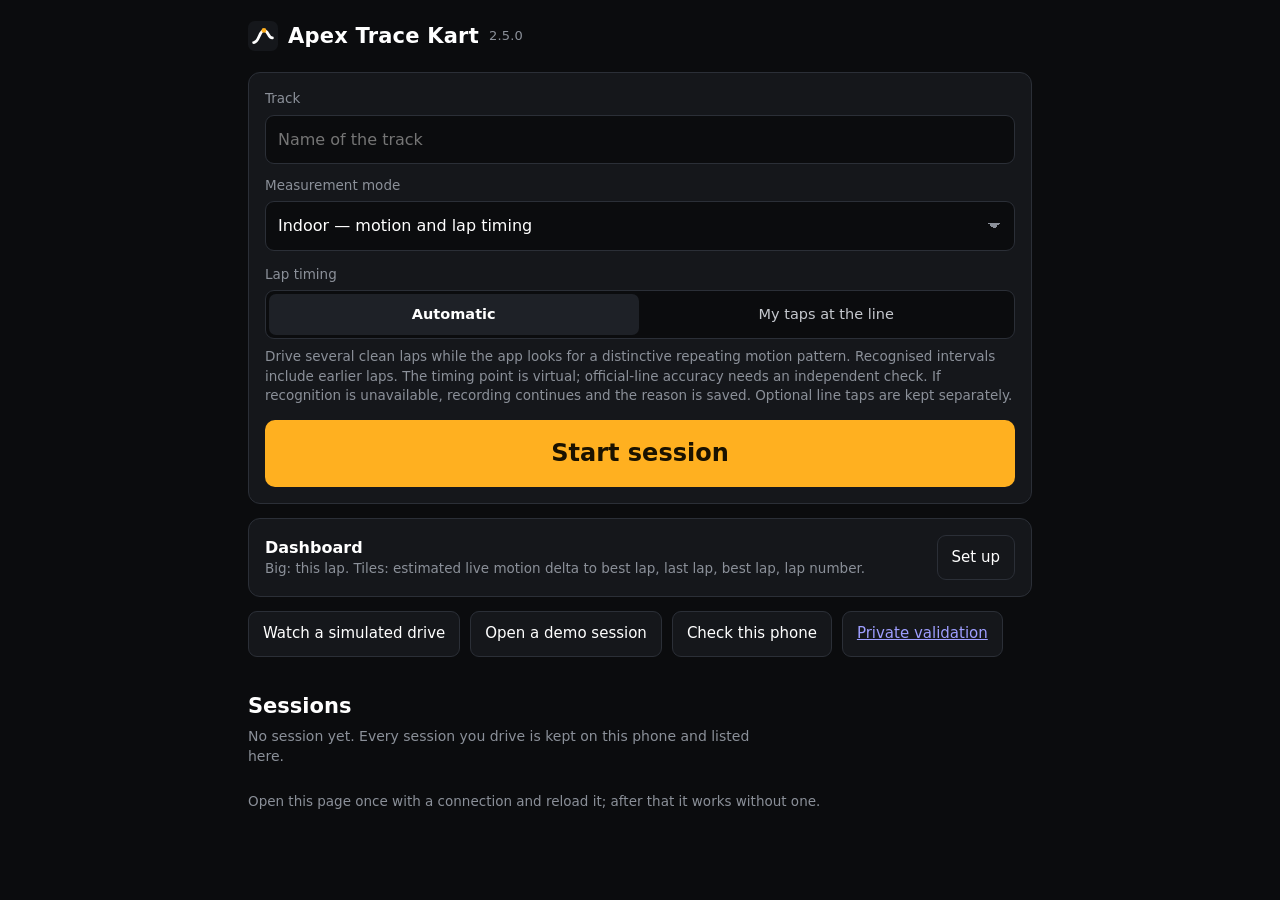
<file: index.html>
<!doctype html>
<html lang="en">
<head>
<meta charset="utf-8">
<meta name="viewport" content="width=device-width, initial-scale=1, viewport-fit=cover, user-scalable=no">
<meta name="theme-color" content="#000000">
<title>Apex Trace Kart</title>
<link rel="manifest" href="manifest.webmanifest">
<link rel="icon" href="icon-192.png">
<link rel="stylesheet" href="app.css">
</head>
<body>
<div id="app"></div>
<div id="toast" role="status" aria-live="polite" hidden></div>
<script src="core.js"></script><script src="indoor.js"></script>
<script src="export.js"></script>
<script src="sim.js"></script>
<script src="app.js"></script>
</body>
</html>
</file>
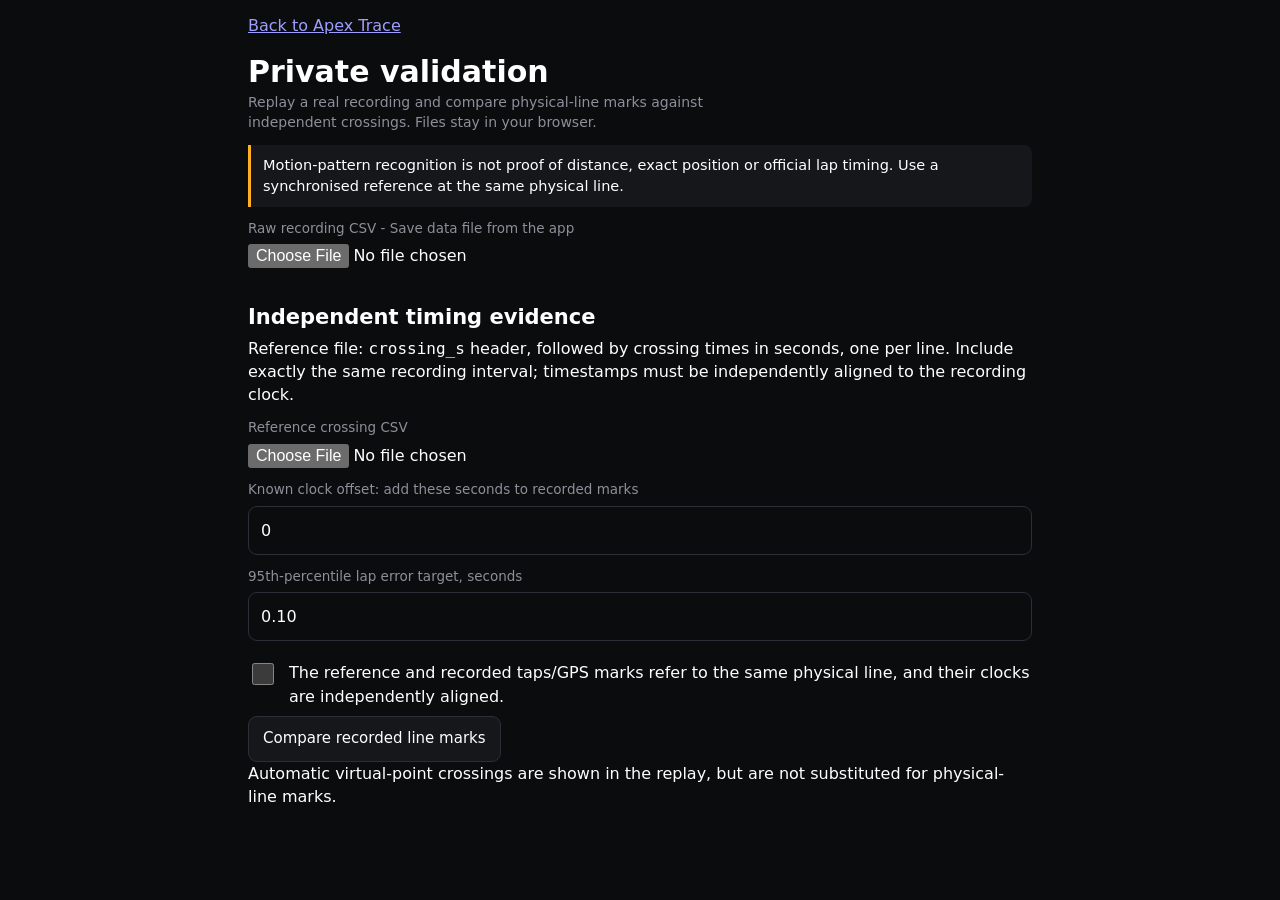
<file: validation.html>
<!doctype html><html lang="en"><head><meta charset="utf-8"><meta name="viewport" content="width=device-width,initial-scale=1"><title>Apex Trace - private validation</title><link rel="stylesheet" href="app.css"></head><body><main class="page"><a href="index.html">Back to Apex Trace</a><h1>Private validation</h1><p class="sub">Replay a real recording and compare physical-line marks against independent crossings. Files stay in your browser.</p><div class="note">Motion-pattern recognition is not proof of distance, exact position or official lap timing. Use a synchronised reference at the same physical line.</div><div class="field"><label for="recording">Raw recording CSV - Save data file from the app</label><input id="recording" type="file" accept=".csv,text/csv"></div><div id="replay" aria-live="polite"></div><h2>Independent timing evidence</h2><p>Reference file: <code>crossing_s</code> header, followed by crossing times in seconds, one per line. Include exactly the same recording interval; timestamps must be independently aligned to the recording clock.</p><div class="field"><label for="reference">Reference crossing CSV</label><input id="reference" type="file" accept=".csv,.txt,text/csv,text/plain"></div><div class="field"><label for="offset">Known clock offset: add these seconds to recorded marks</label><input id="offset" type="number" step="0.001" value="0"></div><div class="field"><label for="target">95th-percentile lap error target, seconds</label><input id="target" type="number" min="0.001" step="0.01" value="0.10"></div><label class="switch"><input id="same" type="checkbox"><span>The reference and recorded taps/GPS marks refer to the same physical line, and their clocks are independently aligned.</span></label><button id="compare" class="btn" type="button">Compare recorded line marks</button><p>Automatic virtual-point crossings are shown in the replay, but are not substituted for physical-line marks.</p><pre id="result" style="white-space:pre-wrap;overflow-wrap:anywhere" aria-live="polite"></pre><button id="save" class="btn" type="button" hidden>Download evidence report</button></main><script src="core.js"></script><script src="indoor.js"></script><script src="accuracy.js"></script><script src="validation-ui.js"></script></body></html>
</file>
<file: app.css>
/* Apex Trace Kart 2. A race dash: black glass, segment digits, a delta bar, and the colours every
   timing screen uses (green = quicker, red = slower, purple = best of the session). The pages around
   it (home, review) are the pit-wall side: the same black, quiet, with charts that read at a glance. */
:root {
  color-scheme: dark;
  --black: #000000;          /* the dash itself */
  --page: #0B0C0E;           /* pages */
  --panel: #15171B;          /* cards and chart surfaces */
  --panel-2: #1E2127;
  --line: #2B2F37;
  --ink: #FFFFFF;
  --ink-2: #C5C8CE;
  --ink-3: #8B9099;
  --amber: #FFB020;          /* the one accent: actions, the brand */
  --amber-ink: #1A1200;
  --faster: #19C45A;         /* timing colours */
  --slower: #F0463C;
  --best: #B78CFF;
  --series-a: #3987E5;       /* charts: reference lap */
  --series-b: #D95926;       /* charts: the lap being looked at */
  --font: "Roboto Condensed", "sans-serif-condensed", "Arial Narrow", Roboto, system-ui, sans-serif;
  --font-text: Roboto, system-ui, -apple-system, "Segoe UI", sans-serif;
}
* { box-sizing: border-box; }
html, body { height: 100%; margin: 0; }
body { background: var(--page); color: var(--ink); font-family: var(--font-text); font-size: 16px; line-height: 1.45;
  -webkit-tap-highlight-color: transparent; overscroll-behavior: none; }
[hidden] { display: none !important; }
button, select, input { font: inherit; color: inherit; }
.num { font-family: var(--font); font-variant-numeric: tabular-nums; font-weight: 700; }
:focus-visible { outline: 2px solid var(--amber); outline-offset: 2px; }

/* ------------------------------------------------------------- pages */
.page { max-width: 820px; margin: 0 auto; padding-block: calc(14px + env(safe-area-inset-top, 0px)) 56px; padding-inline: 18px; }
.top { display: flex; align-items: center; justify-content: space-between; gap: 12px; min-height: 44px; }
.mark { display: flex; align-items: center; gap: 10px; font-family: var(--font); font-weight: 700; font-size: 21px; letter-spacing: 0.01em; }
.mark svg { width: 30px; height: 30px; flex: none; }
.mark small { color: var(--ink-3); font-weight: 400; font-size: 13px; }
.linkbtn { background: none; border: 0; color: var(--ink-2); padding: 10px 0; cursor: pointer; font-size: 15px; }
h1 { font-family: var(--font); font-size: 30px; line-height: 1.1; margin: 18px 0 4px; font-weight: 700; text-wrap: balance; }
h2 { font-family: var(--font); font-size: 21px; margin: 34px 0 4px; font-weight: 700; }
.sub { color: var(--ink-3); font-size: 14px; margin: 0 0 12px; max-width: 60ch; }
p { margin: 0 0 10px; }
.small { font-size: 13.5px; color: var(--ink-3); }
.card { background: var(--panel); border: 1px solid var(--line); border-radius: 12px; padding: 16px; margin-top: 14px; }
.go { display: block; width: 100%; border: 0; border-radius: 10px; background: var(--amber); color: var(--amber-ink); font-family: var(--font); font-size: 24px; font-weight: 700; padding: 16px; cursor: pointer; }
.go:active { filter: brightness(0.9); }
.btn { border: 1px solid var(--line); background: var(--panel); border-radius: 9px; padding: 11px 14px; cursor: pointer; font-size: 15px; }
.btn:active { background: var(--panel-2); }
.btn.primary { background: var(--amber); color: var(--amber-ink); border-color: var(--amber); font-weight: 600; }
.btn.danger { border-color: var(--slower); color: #FF8F88; }
.row { display: flex; gap: 10px; flex-wrap: wrap; align-items: center; }
.field { display: flex; flex-direction: column; gap: 6px; margin: 12px 0; }
.field label, .lbl { font-size: 13.5px; color: var(--ink-3); }
.field input[type=text], .field input[type=number], select { background: var(--page); border: 1px solid var(--line); border-radius: 9px; color: var(--ink); padding: 12px; width: 100%; }
select { appearance: none; background-image: linear-gradient(45deg, transparent 50%, var(--ink-3) 50%), linear-gradient(135deg, var(--ink-3) 50%, transparent 50%); background-position: calc(100% - 20px) 50%, calc(100% - 14px) 50%; background-size: 6px 6px; background-repeat: no-repeat; padding-right: 34px; }
.seg2 { display: grid; grid-auto-flow: column; grid-auto-columns: 1fr; background: var(--page); border: 1px solid var(--line); border-radius: 9px; padding: 3px; gap: 3px; }
.seg2 button { border: 0; background: none; border-radius: 7px; padding: 10px 8px; cursor: pointer; font-size: 14.5px; color: var(--ink-2); }
.seg2 button[aria-pressed=true] { background: var(--panel-2); color: var(--ink); font-weight: 600; }
.switch { display: flex; gap: 12px; align-items: flex-start; padding: 8px 0; cursor: pointer; }
.switch input { width: 22px; height: 22px; margin-top: 2px; accent-color: var(--amber); flex: none; }
.note.bad { border-left-color: var(--slower); }
.note { border-left: 3px solid var(--amber); background: var(--panel); padding: 10px 12px; border-radius: 0 8px 8px 0; margin: 12px 0; font-size: 14.5px; }

.sessions { list-style: none; margin: 8px 0 0; padding: 0; }
.sessions li + li { margin-top: 8px; }
.sessions button { width: 100%; background: var(--panel); border: 1px solid var(--line); border-radius: 12px; padding: 12px 14px; display: grid; grid-template-columns: 1fr auto; gap: 2px 12px; text-align: left; cursor: pointer; }
.sessions .t { font-weight: 600; }
.sessions .d { color: var(--ink-3); font-size: 13.5px; }
.sessions .b { grid-row: span 2; align-self: center; text-align: right; }
.sessions .b b { display: block; font-family: var(--font); font-variant-numeric: tabular-nums; font-size: 24px; color: var(--best); line-height: 1; }
.sessions .b span { font-size: 12px; color: var(--ink-3); }

.checks { list-style: none; padding: 0; margin: 0; }
.checks li { display: grid; grid-template-columns: 22px 1fr; gap: 10px; padding: 11px 0; border-bottom: 1px solid var(--line); }
.dot { width: 12px; height: 12px; border-radius: 50%; margin-top: 5px; background: var(--line); }
.dot.ok { background: var(--faster); } .dot.warn { background: var(--amber); } .dot.bad { background: var(--slower); }
.checks b { display: block; font-weight: 500; } .checks span { color: var(--ink-3); font-size: 13.5px; }

/* ------------------------------------------------------------- review */
.kpis { display: grid; grid-template-columns: repeat(2, minmax(0, 1fr)); gap: 8px; margin-top: 14px; }
.kpi { background: var(--panel); border: 1px solid var(--line); border-radius: 12px; padding: 12px 14px; min-width: 0; }
.kpi .k { color: var(--ink-3); font-size: 13px; }
.kpi .v { font-family: var(--font); font-variant-numeric: tabular-nums; font-weight: 700; font-size: 32px; line-height: 1.1; }
.kpi .s { color: var(--ink-3); font-size: 12.5px; }
.c-best { color: var(--best); } .c-fast { color: var(--faster); } .c-slow { color: var(--slower); }
.chartcard { background: var(--panel); border: 1px solid var(--line); border-radius: 12px; padding: 12px 10px 8px; margin-top: 10px; position: relative; }
.chartcard canvas { width: 100%; display: block; touch-action: pan-y; }
.legend { display: flex; gap: 14px; flex-wrap: wrap; font-size: 13px; color: var(--ink-2); padding: 0 4px 8px; }
.legend i { display: inline-block; width: 16px; height: 3px; border-radius: 2px; vertical-align: middle; margin-right: 6px; }
.legend i.sq { height: 10px; width: 10px; border-radius: 2px; }
.tip { position: absolute; pointer-events: none; background: var(--black); border: 1px solid var(--line); border-radius: 8px; padding: 7px 9px; font-size: 13px; line-height: 1.35; z-index: 5; min-width: 120px; }
.tip b { font-family: var(--font); font-variant-numeric: tabular-nums; }
table.laps { width: 100%; border-collapse: collapse; margin-top: 6px; }
.laps th { text-align: right; font-weight: 400; color: var(--ink-3); font-size: 12.5px; padding: 6px 6px; border-bottom: 1px solid var(--line); }
.laps th:first-child, .laps td:first-child { text-align: left; }
.laps td { padding: 9px 6px; border-bottom: 1px solid var(--line); text-align: right; font-variant-numeric: tabular-nums; }
.laps tr[aria-selected=true] td { background: var(--panel); }
.laps tbody tr { cursor: pointer; }
.laps .tm { font-family: var(--font); font-weight: 700; font-size: 19px; }
.cbars { margin-top: 6px; }
.cbar { display: grid; grid-template-columns: 96px 1fr 58px; gap: 10px; align-items: center; padding: 6px 0; border-bottom: 1px solid var(--line); }
.cbar .nm { font-weight: 500; font-size: 14.5px; white-space: nowrap; } .cbar .nm small { color: var(--ink-3); font-weight: 400; }
.cbar .sp { grid-column: 1 / -1; margin-top: -4px; font-size: 12.5px; color: var(--ink-3); font-variant-numeric: tabular-nums; }
.cbar .sp b { font-weight: 600; color: var(--ink-2); } .cbar .sp b.c-fast { color: var(--faster); } .cbar .sp b.c-slow { color: var(--slower); }
h2 small.est { font-size: 12px; font-weight: 500; color: var(--amber-ink); background: var(--amber); border-radius: 4px; padding: 2px 7px; margin-left: 8px; vertical-align: middle; }
.kpi .v small { font-size: 15px; font-weight: 500; color: var(--ink-3); }
.cbar .val { text-align: right; font-family: var(--font); font-variant-numeric: tabular-nums; font-weight: 700; font-size: 17px; }
.dv { position: relative; height: 14px; }
.dv::before { content: ""; position: absolute; left: 50%; top: -3px; bottom: -3px; width: 1px; background: var(--ink-3); }
.dv i { position: absolute; top: 2px; bottom: 2px; border-radius: 3px; }
.heat { overflow-x: auto; margin-top: 6px; }
.heat table { border-collapse: separate; border-spacing: 2px; font-size: 11px; font-variant-numeric: tabular-nums; width: 100%; table-layout: fixed; }
.heat th:first-child { width: 46px; text-align: left; }
.heat th { font-weight: 400; color: var(--ink-3); padding: 2px 4px; white-space: nowrap; }
.heat td { min-width: 24px; height: 26px; text-align: center; border-radius: 4px; color: var(--black); cursor: default; }
.heat td.dim { color: var(--ink-3); }

/* ------------------------------------------------------------- dashboard setup */
.preview { background: var(--black); border: 1px solid var(--line); border-radius: 14px; height: 250px; position: relative; overflow: hidden; margin-top: 12px; }
.slots { display: grid; grid-template-columns: repeat(2, minmax(0, 1fr)); gap: 8px 10px; }

/* ------------------------------------------------------------- the dash */
.dash { position: fixed; inset: 0; background: var(--black); display: flex; flex-direction: column; user-select: none; -webkit-user-select: none; -webkit-touch-callout: none;
  touch-action: none;        /* no scrolling, zooming or pull-to-refresh while driving: every touch is a tap */
  padding: env(safe-area-inset-top, 0px) env(safe-area-inset-right, 0px) env(safe-area-inset-bottom, 0px) env(safe-area-inset-left, 0px); }
.preview .dash { position: absolute; padding: 0; }
.dbar { flex: none; height: 6%; min-height: 14px; position: relative; background: #0D0F12; border-bottom: 1px solid var(--line); }
.dbar .zero { position: absolute; left: 50%; top: 0; bottom: 0; width: 2px; background: var(--ink-2); z-index: 2; }
.dbar i { position: absolute; top: 0; bottom: 0; }
.dbar .ticks { position: absolute; inset: 0; background: repeating-linear-gradient(90deg, transparent 0 calc(10% - 1px), #2B2F37 calc(10% - 1px) 10%); opacity: 0.7; }
.dbar .learn { position: absolute; left: 0; top: 0; bottom: 0; background: var(--amber); opacity: 0.85; transition: width 0.5s linear; }
.dgrid { flex: 1; min-height: 0; display: grid; grid-template-rows: 1.25fr 1fr; }
.dmain { display: flex; flex-direction: column; align-items: center; justify-content: center; min-height: 0; padding: 1.5% 4%; border-bottom: 1px solid var(--line); }
.dlabel { font-family: var(--font); color: var(--ink-3); letter-spacing: 0.08em; font-size: clamp(10px, 3.2vmin, 24px); line-height: 1.2; white-space: nowrap; }
.dmain .dval { flex: 1; min-height: 0; width: 100%; display: flex; align-items: center; justify-content: center; }
.dtiles { display: grid; min-height: 0; }
.dtile { display: flex; flex-direction: column; align-items: center; justify-content: center; min-width: 0; min-height: 0; padding: 3% 4%; border-right: 1px solid var(--line); border-bottom: 1px solid var(--line); }
.dtile .dval { flex: 1; min-height: 0; width: 100%; display: flex; align-items: center; justify-content: center; }
.dval svg { max-width: 100%; max-height: 100%; width: auto; height: 100%; display: block; }
.dtile.flash { animation: flash 0.9s ease-out; }
@keyframes flash { from { background: #3A3D45; } to { background: transparent; } }
.dfoot { flex: none; display: flex; justify-content: space-between; align-items: center; gap: 12px; padding: 1.2vmin 3vmin 2.4vmin; min-height: 7vmin; }
.dstatus { color: var(--ink-3); font-size: clamp(11px, 2.8vmin, 20px); min-width: 0; overflow: hidden; text-overflow: ellipsis; white-space: nowrap; }
.gbar { flex: none; height: 2.4vmin; min-height: 8px; background: #0D0F12; position: relative; border-top: 1px solid var(--line); }
.gbar i { position: absolute; inset: 0 auto 0 0; background: var(--series-a); width: 0; }
.gbar em { position: absolute; top: 0; bottom: 0; width: 3px; background: var(--ink); left: 0; }
/* Stop: one tap asks, a second tap on a big button confirms. Large enough for a hand in a hurry. */
.stop { border: 2px solid var(--slower); background: transparent; color: var(--ink); border-radius: 999px; padding: 0 7vmin; min-height: max(52px, 11vmin); min-width: max(120px, 30vmin);
  font-family: var(--font); font-size: clamp(18px, 4.6vmin, 32px); font-weight: 700; letter-spacing: 0.04em; cursor: pointer; touch-action: none; flex: none; }
.stop:active { background: var(--slower); color: var(--black); }
.stop:focus-visible, .ask button:focus-visible { outline: 3px solid var(--amber); outline-offset: 3px; }
.ask { position: fixed; inset: 0; z-index: 5; background: rgba(0, 0, 0, 0.9); display: flex; align-items: center; justify-content: center; padding: 4vmin; touch-action: none; }
.askbox { width: min(92vw, 560px); display: grid; gap: 3vmin; grid-template-columns: 1fr; }
.askq { margin: 0; font-family: var(--font); font-weight: 700; font-size: clamp(22px, 6.5vmin, 44px); line-height: 1.1; text-align: center; color: var(--ink); }
.asks { margin: 0; font-size: clamp(12px, 3vmin, 18px); color: var(--ink-3); text-align: center; }
.ask button { border-radius: 16px; min-height: max(72px, 19vmin); font-family: var(--font); font-weight: 700; font-size: clamp(22px, 6vmin, 40px); cursor: pointer; touch-action: none; }
.askyes { background: var(--slower); color: var(--black); border: 0; }
.askno { background: transparent; color: var(--ink); border: 2px solid var(--ink-2); }
.askbar { height: 4px; background: var(--line); border-radius: 2px; overflow: hidden; }
.askbar i { display: block; height: 100%; width: 100%; background: var(--ink-3); transform-origin: left; animation: askrun 8s linear forwards; }
@keyframes askrun { to { transform: scaleX(0); } }
@media (orientation: landscape) {
  .askbox { grid-template-columns: 1fr 1fr; width: min(92vw, 760px); }
  .askq, .asks, .askbar { grid-column: 1 / -1; }
}
.tapmark { position: fixed; inset: 0; border: 1.2vmin solid var(--ink); pointer-events: none; opacity: 0; }
.tapmark.on { animation: tap 0.5s ease-out; }
@keyframes tap { from { opacity: 0.9; } to { opacity: 0; } }
@media (orientation: landscape) {
  .dash:not(.pv) .dbar { height: 9%; }
  .dash:not(.pv) .dgrid { grid-template-rows: none; grid-template-columns: 1.15fr 1fr; }
  .dash:not(.pv) .dmain { border-bottom: 0; border-right: 1px solid var(--line); }
}
@media (prefers-reduced-motion: reduce) { .dtile.flash, .tapmark.on, .askbar i { animation: none; } .dbar .learn { transition: none; } }

#toast { position: fixed; left: 50%; bottom: calc(18px + env(safe-area-inset-bottom, 0px)); transform: translateX(-50%); background: var(--ink); color: var(--black); padding: 10px 16px;
  border-radius: 8px; font-size: 14.5px; max-width: calc(100% - 32px); z-index: 50; }

/* tracks made with GPS */
.chips { display: flex; flex-wrap: wrap; gap: 8px; }
.chip { font: inherit; font-size: 15px; padding: 10px 14px; min-height: 44px; border-radius: 999px; border: 1px solid var(--line); background: transparent; color: var(--ink); cursor: pointer; }
.chip small { color: var(--ink-3); margin-left: 4px; }
.chip[aria-pressed="true"] { background: var(--ink); color: var(--page); border-color: var(--ink); }
.chip[aria-pressed="true"] small { color: inherit; opacity: 0.7; }
.chip.add { border-style: dashed; color: var(--ink-2); }
.chip:focus-visible { outline: 2px solid var(--ink); outline-offset: 2px; }
.gpsline { display: flex; flex-direction: column; gap: 4px; padding: 12px 14px; border-radius: 10px; border: 1px solid var(--line); margin: 14px 0; }
.gpsline b { font-size: 18px; }
.gpsline.good { border-color: var(--faster); }
.gpsline.bad { border-color: var(--slower); }
.steps { margin: 0 0 14px; padding-left: 22px; }
.steps li { margin: 6px 0; }
</file>
